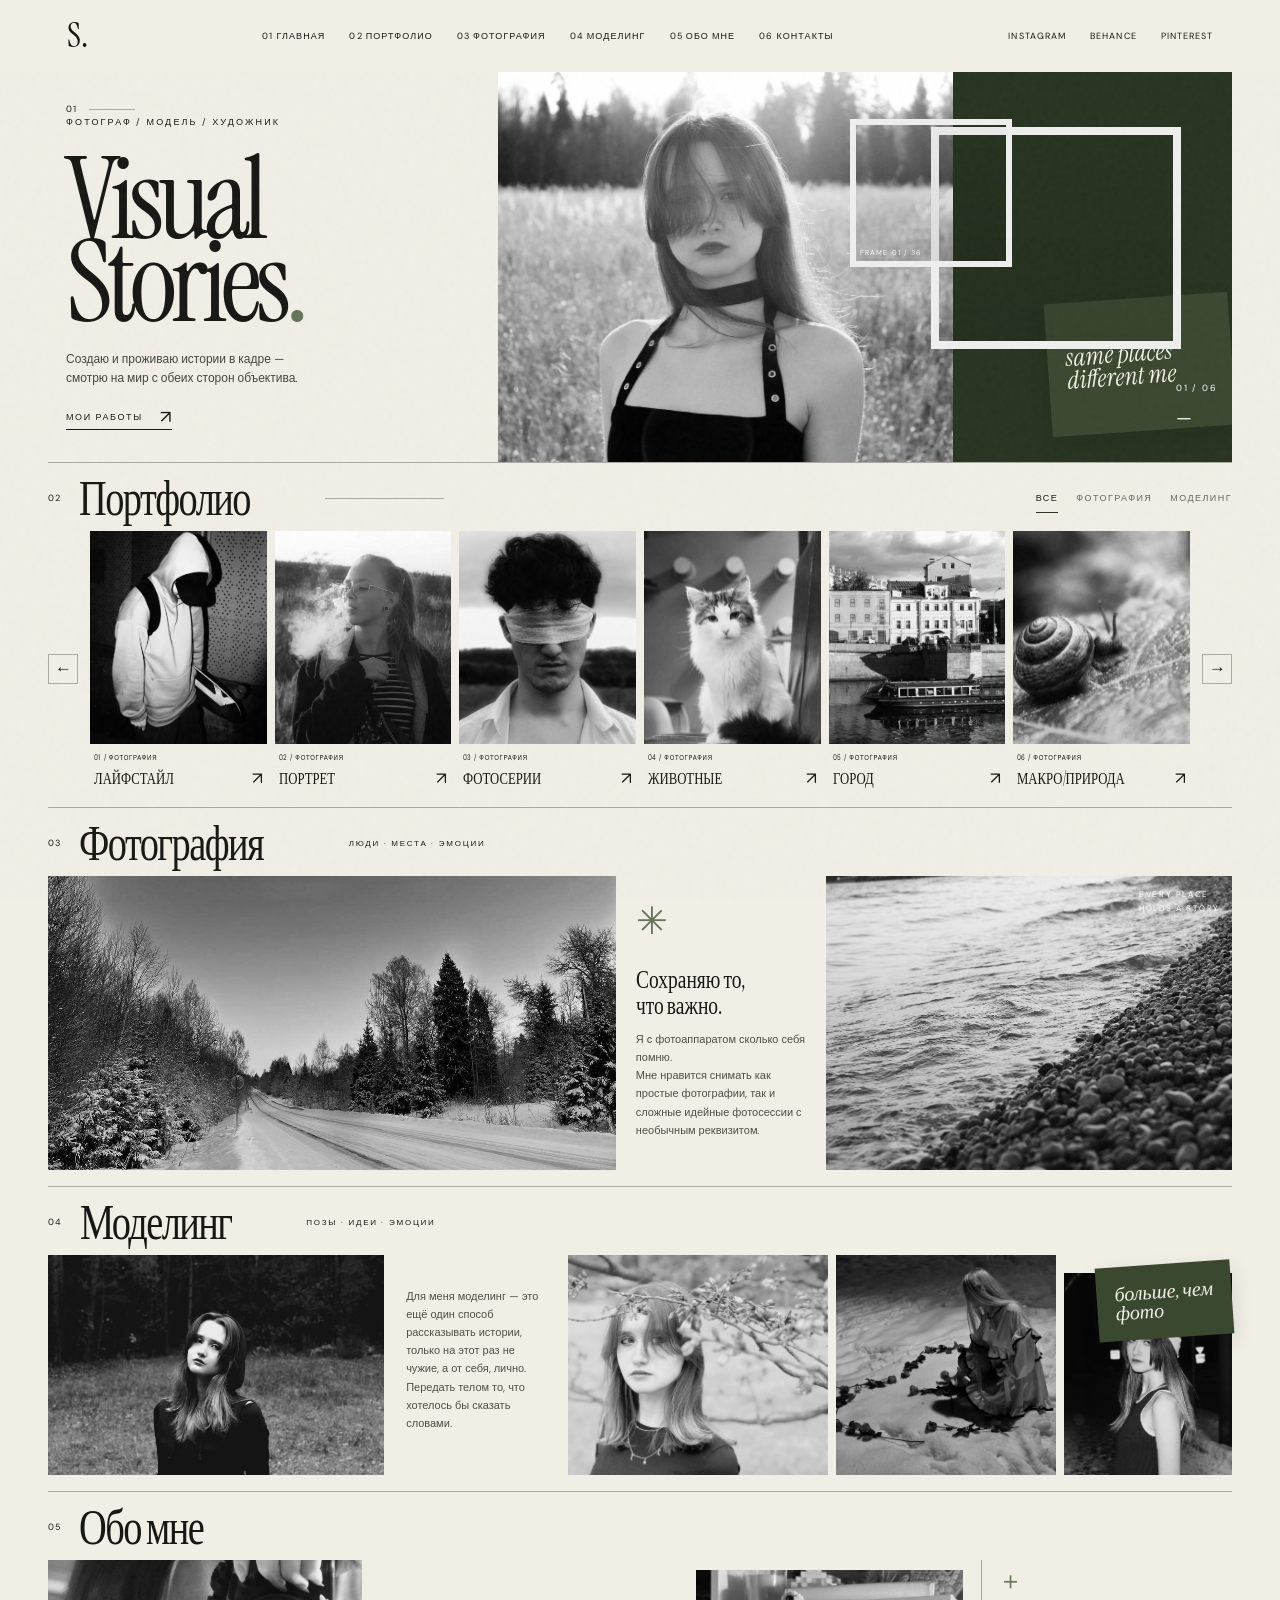
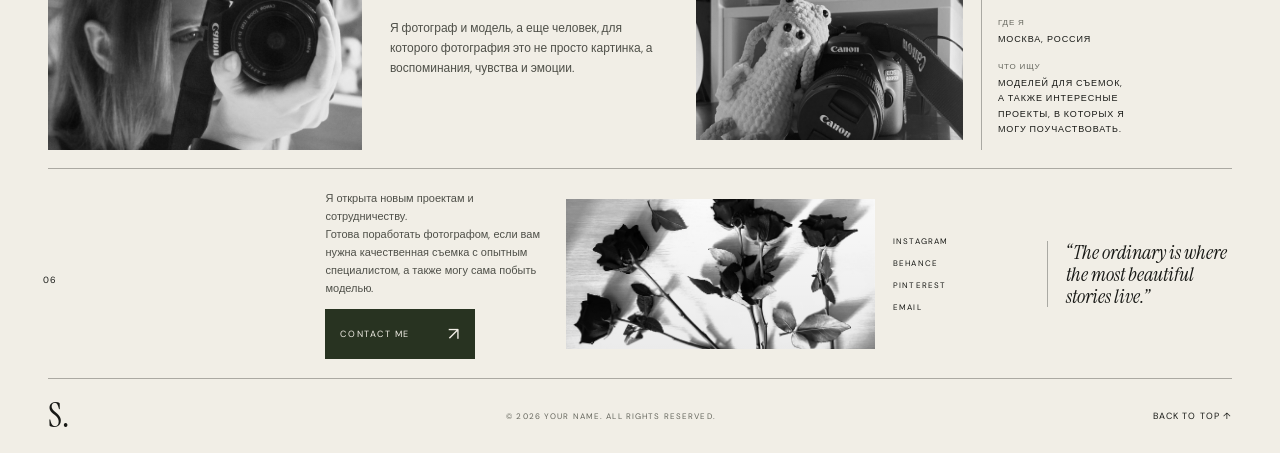
<file: index.html>
<!doctype html>
<html lang="ru">
<head>
  <meta charset="UTF-8">
  <meta name="viewport" content="width=device-width, initial-scale=1.0">
  <meta name="theme-color" content="#20271b">
  <meta name="description" content="Фотограф и модель. Авторские истории в кадре и за его пределами.">
  <title>Visual Stories — Photographer / Model</title>
  <link rel="preconnect" href="https://fonts.googleapis.com">
  <link rel="preconnect" href="https://fonts.gstatic.com" crossorigin>
  <link href="https://fonts.googleapis.com/css2?family=DM+Sans:wght@400;500;600&family=Instrument+Serif:ital@0;1&display=swap" rel="stylesheet">
  <link rel="stylesheet" href="style.css">
</head>
<body>
  <div class="grain" aria-hidden="true"></div>
  <header class="site-header">
    <a class="monogram" href="#home" aria-label="На главную">S.</a>
    <button class="menu-toggle" aria-label="Открыть меню" aria-expanded="false">☰</button>
    <nav class="main-nav" aria-label="Основная навигация">
      <a href="#home">01 Главная </a><a href="#work">02 Портфолио </a><a href="#photography">03 Фотография </a>
      <a href="#modeling">04 Моделинг </a><a href="#about">05 Обо мне </a><a href="#contact">06 Контакты </a>
    </nav>
    <div class="social-top"><a href="#contact">Instagram</a><a href="#contact">Behance</a><a href="#contact">Pinterest</a></div>
  </header>

  <main>
    <section class="hero section-shell" id="home">
      <div class="hero-copy">
        <span class="section-number">01 <i></i></span>
        <p class="eyebrow">Фотограф / Модель / Художник</p>
        <h1>Visual<br>Stories<span class="period">.</span></h1>
        <p class="intro">Создаю и проживаю истории в кадре —<br>смотрю на мир с обеих сторон объектива.</p>
        <a class="text-link" href="#work"> Мои работы <span>↗</span></a>
      </div>
      <div class="hero-collage">
        <div class="hero-main photo" style="--image:url('images/hero.jpg')"></div>        
        <div class="hero-side photo" style="--image:url('https://images.unsplash.com/photo-1508213919302-1e6c7a5c1a9c?auto=format&fit=crop&w=700&q=85')"></div>
        <div class="film-card photo" style="--image:url('https://images.unsplash.com/photo-1470770841072-f978cf4d019e?auto=format&fit=crop&w=500&q=80')"><span>FRAME 01 / 36</span></div>
        <div class="green-paper paper-note">same places<br>different me</div>
        <span class="hero-index">01 / 06<br><span>—</span></span>
      </div>
    </section>

    <section class="work section-shell" id="work">
      <div class="section-heading">
        <span class="section-number">02</span><h2>Портфолио</h2><span class="heading-line"></span>
        <div class="filters" role="group" aria-label="Фильтр проектов">
          <button class="filter active" data-filter="all">Все</button>
          <button class="filter" data-filter="photography">Фотография</button>
<button class="filter" data-filter="modeling">Моделинг</button>
        </div>
      </div>
      <div class="project-carousel">
  <button class="carousel-arrow carousel-prev" aria-label="Предыдущие работы">←</button>

  <div class="project-grid">

<a class="project-card" data-category="photography"
    href="photography/lifestyle.html"
    style="--image:url('images/photography/lifestyle/lifestyle-01.jpg')">
        <span class="project-image"></span>
        <span class="project-meta">
        <small>01 / Фотография</small>
        <strong>Лайфстайл</strong>
    <i>↗</i>
  </span>
</a>

 <a class="project-card" data-category="photography"
            href="photography/portraits.html"
            style="--image:url('images/photography/portraits/portraits-03.jpg')">
                <span class="project-image"></span>
                <span class="project-meta">
                <small>02 / Фотография</small>
                <strong>Портрет</strong>
            <i>↗</i>
        </span>
    </a>
        
<a class="project-card" data-category="photography"
            href="photography/series.html"
            style="--image:url('images/photography/series/series-12/series-10.jpg')">
                <span class="project-image"></span>
                <span class="project-meta">
                <small>03 / Фотография</small>
                <strong>Фотосерии</strong>
            <i>↗</i>
    </span>
</a>

<a class="project-card" data-category="photography"
            href="photography/animals.html"
            style="--image:url('images/photography/animals/animals-09.jpg')">
                <span class="project-image"></span>
                <span class="project-meta">
                <small>04 / Фотография</small>
                <strong>Животные</strong>
            <i>↗</i>
    </span>
</a>

<a class="project-card" data-category="photography"
            href="photography/city.html"
            style="--image:url('images/photography/city/city-06.jpg')">
                <span class="project-image"></span>
                <span class="project-meta">
                <small>05 / Фотография</small>
                <strong>Город</strong>
            <i>↗</i>
    </span>
</a>

<a class="project-card" data-category="photography"
            href="photography/macro-nature.html"
            style="--image:url('images/photography/macro-nature/macro-nature-01.jpg')">
                <span class="project-image"></span>
                <span class="project-meta">
                <small>06 / Фотография</small>
                <strong>Макро/природа</strong>
            <i>↗</i>
    </span>
</a>

<a class="project-card" data-category="photography"
            href="photography/landscapes.html"
            style="--image:url('images/photography/landscapes/landscapes-02.jpg')">
                <span class="project-image"></span>
                <span class="project-meta">
                <small>07 / Фотография</small>
                <strong>Пейзажи</strong>
            <i>↗</i>
    </span>
</a>

<a class="project-card" data-category="modeling"
   href="modeling/series-01/index.html"
   style="--image:url('images/modeling/series-01/series-01-5.jpg')">
  <span class="project-image"></span>
  <span class="project-meta">
    <small>08 / Моделинг</small>
    <strong>Отпечатки</strong>
    <i>↗</i>
  </span>
</a>

<a class="project-card" data-category="modeling"
   href="modeling/series-02/index.html"
   style="--image:url('images/modeling/series-02/series-02-1.jpg')">
  <span class="project-image"></span>
  <span class="project-meta">
    <small>09 / Моделинг</small>
    <strong>Свидетели</strong>
    <i>↗</i>
  </span>
</a>

<a class="project-card" data-category="modeling"
   href="modeling/series-03/index.html"
   style="--image:url('images/modeling/series-03/series-03-3.jpg')">
  <span class="project-image"></span>
  <span class="project-meta">
    <small>10 / Моделинг</small>
    <strong>Lost myself</strong>
    <i>↗</i>
  </span>
</a>

<a class="project-card" data-category="modeling"
   href="modeling/series-04/index.html"
   style="--image:url('images/modeling/series-04/series-04-4.jpg')">
  <span class="project-image"></span>
  <span class="project-meta">
    <small>11 / Моделинг</small>
    <strong>ОНА</strong>
    <i>↗</i>
  </span>
</a>

<a class="project-card" data-category="modeling"
   href="modeling/series-05/index.html"
   style="--image:url('images/modeling/series-05/series-05-10.jpg')">
  <span class="project-image"></span>
  <span class="project-meta">
    <small>12 / Моделинг</small>
    <strong>Осень</strong>
    <i>↗</i>
  </span>
</a>

  </div>

  <button class="carousel-arrow carousel-next" aria-label="Следующие работы">→</button>
</div>
</section>

    <section class="feature section-shell" id="photography">
      <div class="section-heading"><span class="section-number">03</span><h2>Фотография</h2><span class="micro-label">Люди · Места · Эмоции</span></div>
      <div class="photo-feature">
        <div class="landscape-photo photo" style="--image:url('images/photography/landscapes/landscapes-03.jpg')"></div>
        <div class="feature-note">
          <div class="botanical">✳</div><h3>Сохраняю то,<br>что важно.</h3>
          <p>Я с фотоаппаратом сколько себя помню.<br>Мне нравится снимать как простые фотографии, так и сложные идейные фотосессии с необычным реквизитом.</p>
        </div>
        <div class="water-photo photo" style="--image:url('images/photography/landscapes/landscapes-07.jpg')"><span class="image-caption">EVERY PLACE<br>HOLDS A STORY</span></div>
      </div>

    </section>

    <section class="feature modeling section-shell" id="modeling">
      <div class="section-heading"><span class="section-number">04</span><h2>Моделинг</h2><span class="micro-label">Позы · Идеи · Эмоции</span></div>
      <div class="model-feature">
<div class="model-close photo" style="background-image:url('images/modeling.jpg')"></div>        
<div class="model-copy"><p>Для меня моделинг — это ещё один способ рассказывать истории, только на этот раз не чужие, а от себя, лично. Передать телом то, что хотелось бы сказать словами.</p>
    </div>
        <div class="model-tall photo" style="--image:url('images/modeling-3.jpg')"></div>
        <div class="model-blur photo" style="--image:url('images/modeling-4.jpg')"></div>
        <div class="model-strip photo" style="--image:url('images/modeling-5.jpg')"></div>
        <div class="green-paper model-note">больше, чем<br>фото</div>
      </div>
    </section>

    <section class="about section-shell" id="about">
      <div class="section-heading"><span class="section-number">05</span><h2>Обо мне</h2></div>
      <div class="about-grid">
        <div class="about-image photo" style="--image:url('images/about.jpg')"></div>
        <div class="about-copy"><p>Я фотограф и модель, а еще человек, для которого фотография это не просто картинка, а воспоминания, чувства и эмоции.</p>
            </div>
        <div class="about-landscape photo" style="--image:url('images/about-2.jpg')"></div>
        <aside class="about-details"><span class="cross">＋</span><p><small>Где я</small>Москва, Россия</p><p><small>Что ищу</small>Моделей для съемок,<br>а также интересные<br>проекты, в которых я<br>могу поучаствовать.</p></aside>
      </div>
    </section>

    <section class="contact section-shell" id="contact">
      <div class="contact-title"><span class="section-number">06</span></div>
      <div class="contact-copy"><p>Я открыта новым проектам и сотрудничеству.<br>Готова поработать фотографом, если вам нужна качественная съемка с опытным специалистом, а также могу сама побыть моделью.</p><a class="contact-button" href="mailto:hello@example.com">Contact me <span>↗</span></a></div>
      <div class="contact-image photo" style="--image:url('images/contacts.jpg')"></div>
      <div class="contact-links"><a href="#" aria-label="Instagram">Instagram</a><a href="#" aria-label="Behance">Behance</a><a href="#" aria-label="Pinterest">Pinterest</a><a href="mailto:hello@example.com">Email</a></div>
      <blockquote>“The ordinary is where<br>the most beautiful<br>stories live.”</blockquote>
    </section>
  </main>

  <footer class="site-footer"><a class="monogram" href="#home">S.</a><span>© <span id="year"></span> YOUR NAME. ALL RIGHTS RESERVED.</span><a href="#home">Back to top ↑</a></footer>

  <dialog class="project-dialog" aria-label="Информация о проекте">
    <button class="dialog-close" aria-label="Закрыть">×</button>
    <div class="dialog-image photo"></div><div class="dialog-copy"><p class="eyebrow">Selected project</p><h2></h2><p></p><a class="text-link" href="#contact">Discuss a project <span>↗</span></a></div>
  </dialog>
  <script src="script.js"></script>
</body>
</html>
</file>
<file: style.css>
@import url('https://fonts.googleapis.com/css2?family=DM+Sans:wght@400;500;600&family=Instrument+Serif:ital@0;1&family=PT+Serif:wght@400;700&display=swap');:root{--paper:#f1eee6;--paper-deep:#e2dfd5;--ink:#171815;--muted:#65665d;--green:#283321;--green-2:#3b4830;--green-light:#66745a;--line:rgba(23,24,21,.32);--serif:"Instrument Serif",Georgia,serif;--sans:"DM Sans",Arial,sans-serif}
*{box-sizing:border-box}
html{scroll-behavior:smooth;scroll-padding-top:76px}
body{margin:0;background:var(--paper);color:var(--ink);font-family:var(--sans);font-size:14px;overflow-x:hidden}
.grain{position:fixed;inset:0;pointer-events:none;z-index:20;opacity:.09;background-image:url("data:image/svg+xml,%3Csvg viewBox='0 0 180 180' xmlns='http://www.w3.org/2000/svg'%3E%3Cfilter id='n'%3E%3CfeTurbulence type='fractalNoise' baseFrequency='.9' numOctaves='3' stitchTiles='stitch'/%3E%3C/filter%3E%3Crect width='100%25' height='100%25' filter='url(%23n)' opacity='.35'/%3E%3C/svg%3E")}
.site-header{height:72px;display:flex;align-items:center;gap:34px;padding:0 5.2%;position:relative;z-index:30;background:var(--paper)}
.monogram{font-family:var(--serif);font-size:34px;text-decoration:none;color:var(--ink);line-height:1}
.main-nav,.social-top{display:flex;align-items:center;gap:24px}
.main-nav{margin:auto}
.main-nav a,.social-top a,.site-footer a:not(.monogram){font-size:9px;letter-spacing:.12em;text-transform:uppercase;text-decoration:none;color:var(--ink);white-space:nowrap}
.main-nav a:hover,.social-top a:hover,.site-footer a:hover{color:var(--green-light)}
.menu-toggle{display:none}
.section-shell{margin:0 auto;width:calc(100% - 7.5%);max-width:1600px;border-bottom:1px solid var(--line);position:relative}
.hero{min-height:390px;display:grid;grid-template-columns:38% 62%;overflow:hidden}
.hero-copy{padding:26px 0 28px 4%;position:relative;z-index:2}
.section-number{font-size:9px;letter-spacing:.12em;display:inline-flex;align-items:center;gap:12px}
.section-number i{display:inline-block;width:46px;height:1px;background:var(--line)}h1,h2,h3,p{margin-top:0}
.hero h1{font:clamp(76px,9vw,142px)/.72 var(--serif);letter-spacing:-.055em;margin:30px 0 26px}
.period{color:var(--green-light)}
.eyebrow{font-size:9px;text-transform:uppercase;letter-spacing:.24em}
.intro{font-size:12px;line-height:1.6;color:#45463f;margin:25px 0 18px}
.text-link{display:inline-flex;gap:17px;align-items:center;color:var(--ink);text-decoration:none;text-transform:uppercase;letter-spacing:.18em;font-size:9px;border-bottom:1px solid var(--ink);padding:0 0 6px}
.text-link span{font-size:18px;line-height:10px}
.text-link:hover{color:var(--green-light);border-color:var(--green-light)}
.hero-collage{position:relative;min-height:390px;background:var(--green);overflow:hidden}
.photo{background-image:linear-gradient(0deg,rgba(0,0,0,.08),rgba(0,0,0,.02)),var(--image);background-position:center;background-size:cover;filter:grayscale(100%);position:relative}
.hero-main{position:absolute;left:0;top:0;width:62%;height:100%;filter:grayscale(100%) contrast(1.05)}
.hero-side{position:absolute;right:7%;top:14%;width:34%;height:57%;border:8px solid var(--paper);z-index:2}
.film-card{position:absolute;left:48%;top:12%;width:22%;height:38%;border:6px solid var(--paper);z-index:3}
.film-card span{position:absolute;bottom:4px;left:4px;color:#fff;font-size:7px;letter-spacing:.15em}
.green-paper{background:var(--green-2);color:#f3f0e7;position:absolute;padding:18px;font:italic 25px/.95 var(--serif);transform:rotate(-4deg);box-shadow:0 8px 20px #10140d22}
.paper-note{right:0;bottom:8%;width:25%;height:34%;display:flex;align-items:center}
.hero-index{position:absolute;right:2%;bottom:6%;color:#fff;font-size:9px;letter-spacing:.2em;line-height:2.2;z-index:4}
.hero-index span{font-size:18px}
.section-heading{display:flex;align-items:center;gap:18px;padding:12px 0 10px}
.section-heading h2,.contact h2{
  font:clamp(36px,4vw,58px)/.9 var(--serif);
  letter-spacing:-.04em;
  margin:0;
}
.section-heading h2 {
  transform: scaleX(0.75);
  transform-origin: left center;
}
.heading-line{height:1px;background:var(--line);width:10%;flex-shrink:0}
.filters{display:flex;gap:18px;margin-left:auto;align-items:center}
.filter{border:0;background:none;font:9px var(--sans);text-transform:uppercase;letter-spacing:.16em;padding:8px 0;cursor:pointer;color:var(--muted);white-space:nowrap}
.filter.active,.filter:hover{color:var(--ink);border-bottom:1px solid var(--green)}
.project-carousel {
  position: relative;
  display: flex;
  align-items: center;
  gap: 12px;
}

.project-grid {
  display: grid;
  grid-auto-flow: column;
  grid-auto-columns: calc((100% - 40px) / 6);
  grid-template-columns: none;
  gap: 8px;
  padding: 0 0 18px;
  overflow-x: auto;
  scroll-behavior: smooth;
  scrollbar-width: none;
  flex: 1;
}

.project-grid::-webkit-scrollbar {
  display: none;
}

.carousel-arrow {
  flex-shrink: 0;
  width: 30px;
  height: 30px;
  border: 1px solid var(--line);
  background: transparent;
  color: var(--ink);
  font-size: 17px;
  cursor: pointer;
  transition: background .25s, color .25s;
}

.carousel-arrow:hover {
  background: var(--green);
  color: var(--paper);
}
.project-card {
  padding: 0;
  border: 0;
  background: none;
  color: var(--ink);
  text-align: left;
  cursor: pointer;
  min-width: 0;
  text-decoration: none;
}
.project-image{display:block;aspect-ratio:.83;background-image:linear-gradient(0deg,#00000018,#00000000),var(--image);background-position:center;background-size:cover;filter:grayscale(100%);transition:filter .35s,transform .35s;transform-origin:center}
.project-card:hover 
.project-image{filter:grayscale(45%);transform:translateY(-3px)}
.project-meta{position:relative;display:grid;grid-template-columns:1fr auto;gap:5px;padding:8px 4px 0}
.project-meta small {
  font-size: 8px;
  letter-spacing: .12em;
  text-transform: uppercase;
  grid-column: 1/-1;
  transform: scaleX(0.75);
  transform-origin: left center;
}

.project-meta strong {
  font: 17px var(--serif);
  text-transform: uppercase;
  font-weight: 400;
  transform: scaleX(0.75);
  transform-origin: left center;
}
.project-meta i{font-style:normal;font-size:17px}
.feature .section-heading{gap:18px}
.micro-label{font-size:8px;letter-spacing:.22em;text-transform:uppercase;margin-left:6px}
.photo-feature{display:grid;grid-template-columns:1.4fr .46fr 1fr;gap:12px;padding:0 0 16px;min-height:250px}
.landscape-photo,.water-photo{min-height:250px}
.feature-note{background:var(--paper);padding:20px 8px;position:relative;z-index:2}
.botanical{font-size:38px;color:var(--green-light);height:70px}
.feature-note h3 {
  font: 26px/1 var(--serif);
  margin-bottom: 12px;
  transform: scaleX(0.75);
  transform-origin: left center;
}
.feature-note p,.model-copy p,.about-copy p,.contact-copy p{font-size:11px;line-height:1.65;color:#4f5049}
.feature-note .text-link{font-size:8px;letter-spacing:.12em}
.water-photo{background-position:center}.image-caption{position:absolute;right:12px;top:12px;color:#fff;font-size:8px;letter-spacing:.2em;line-height:1.7}.model-feature{display:grid;grid-template-columns:1.1fr .55fr .85fr .72fr .55fr;gap:8px;min-height:220px;padding:0 0 16px;position:relative}
.model-close,.model-tall,.model-blur,.model-strip{min-height:220px}.model-copy{align-self:center;padding:14px}.model-copy .text-link{font-size:8px}.model-tall{margin-top:0}.model-blur{filter:grayscale(100%) blur(.3px)}.model-strip{min-height:170px;margin-top:18px}.model-note{right:0;top:4%;font-size:20px}.about-grid{display:grid;grid-template-columns:1fr .95fr .85fr .8fr;gap:18px;align-items:center;padding:0 0 18px}.about-image{height:190px}.about-copy{padding:10px}.about-copy p{font-size:12px}.outline-link{display:inline-flex;gap:16px;align-items:center;border:1px solid var(--ink);padding:11px 14px;text-decoration:none;color:var(--ink);font-size:9px;letter-spacing:.12em;text-transform:uppercase}.outline-link:hover{background:var(--green);color:var(--paper);border-color:var(--green)}.about-landscape{height:170px}.about-details{padding-left:16px;border-left:1px solid var(--line);font-size:9px;text-transform:uppercase;letter-spacing:.1em;line-height:1.7}.about-details p{margin:0 0 13px}.about-details small{display:block;font-size:8px;color:var(--muted);margin-bottom:2px}.cross{font-size:25px;color:var(--green-light);display:block;margin-bottom:14px}.contact{display:grid;grid-template-columns:1.05fr .9fr 1.25fr .55fr .75fr;gap:18px;align-items:center;padding:18px 0;min-height:210px}.contact-title{position:relative;padding-left:4%}.contact-title .section-number{position:absolute;left:0;top:0;transform:translateX(-5px)}.contact h2{font-size:clamp(35px,4vw,56px)}.contact-copy p{font-size:11px}.contact-button{display:inline-flex;align-items:center;justify-content:space-between;gap:22px;background:var(--green);color:var(--paper);padding:13px 15px;text-decoration:none;text-transform:uppercase;font-size:9px;letter-spacing:.17em;min-width:150px}.contact-button:hover{background:var(--green-light)}.contact-button span{font-size:18px}.contact-image{height:150px}.contact-links{display:flex;flex-direction:column;gap:12px}.contact-links a{font-size:8px;text-transform:uppercase;letter-spacing:.15em;text-decoration:none;color:var(--ink)}.contact-links a:hover{color:var(--green-light)}blockquote{font:italic 20px/1.1 var(--serif);margin:0;border-left:1px solid var(--line);padding-left:18px}.site-footer{width:calc(100% - 7.5%);max-width:1600px;margin:auto;display:flex;align-items:center;justify-content:space-between;padding:20px 0}.site-footer span{font-size:8px;letter-spacing:.14em;color:var(--muted)}.project-dialog{border:0;padding:0;width:min(780px,90vw);max-width:none;background:var(--paper);color:var(--ink);box-shadow:0 25px 100px #0005}.project-dialog::backdrop{background:#111b}.dialog-image{height:min(48vh,420px);background-image:var(--dialog-image);filter:grayscale(100%)}.dialog-copy{padding:26px}.dialog-copy h2{font:48px var(--serif);margin:8px 0}.dialog-copy>p:not(.eyebrow){color:var(--muted);line-height:1.6}.dialog-close{position:absolute;right:12px;top:10px;z-index:2;border:0;background:var(--paper);width:36px;height:36px;border-radius:50%;font-size:25px;cursor:pointer}
@media(min-width:1500px){.hero{min-height:480px}.hero-collage{min-height:480px}.project-image{aspect-ratio:.95}.photo-feature{min-height:330px}.landscape-photo,.water-photo{min-height:330px}
.model-feature,.model-close,.model-tall,.model-blur{min-height:280px}.about-image{height:240px}.about-landscape{height:220px}}
@media(max-width:1000px){.site-header{gap:18px;padding:0 4%}.main-nav{gap:12px}.main-nav a,.social-top a{font-size:8px}.social-top{gap:12px}.section-shell{width:92%}.hero{grid-template-columns:42% 58%}.hero h1{font-size:clamp(65px,9vw,105px)}.filters{gap:10px}.filter{font-size:8px}
.project-grid {
  grid-auto-columns: calc((100% - 16px) / 3);
  grid-template-columns: none;
  grid-auto-flow: column;
  row-gap: 18px;
}.project-image{aspect-ratio:1.05}.photo-feature{grid-template-columns:1.2fr .65fr 1fr}.model-feature{grid-template-columns:1fr .75fr 1fr}.model-blur{display:none}.about-grid{grid-template-columns:1fr 1fr}.about-image,.about-landscape{height:220px}.about-details{border-left:0;border-top:1px solid var(--line);padding:16px 0 0;display:grid;grid-template-columns:repeat(3,1fr);gap:12px}.cross{display:none}.contact{grid-template-columns:1fr 1fr 1.1fr}.contact-links{grid-column:2;flex-direction:row;flex-wrap:wrap}.contact blockquote{grid-column:3;grid-row:2}.contact-image{grid-row:1/3;height:180px}}
@media(max-width:680px){html{scroll-padding-top:62px}.site-header{height:62px;padding:0 5%;justify-content:space-between}.menu-toggle{display:block;border:0;background:none;font-size:20px;color:var(--ink);cursor:pointer}
.main-nav{display:none;position:absolute;top:62px;left:0;right:0;background:var(--paper);padding:20px 6%;flex-direction:column;align-items:flex-start;gap:20px;border-bottom:1px solid var(--line)}
.main-nav.open{display:flex}.main-nav a{font-size:11px}.social-top{display:none}.section-shell{width:90%}
.hero{display:flex;flex-direction:column}.hero-copy{padding:26px 0 30px 2%}.hero h1{font-size:clamp(76px,20vw,120px);margin:25px 0 20px}.intro{font-size:12px}
.hero-collage{min-height:300px}.hero-main{width:70%}.hero-side{right:5%;width:37%;height:55%}
.film-card{left:52%;width:23%;height:39%}.paper-note{width:27%;font-size:19px}
.section-heading {
  display: flex;
  flex-wrap: wrap;
  align-items: center;
  gap: 10px;
  padding: 18px 0 12px;
}

.section-heading h2 {
  font-size: 42px;
}

.project-grid {
  grid-auto-columns: 75%;
  grid-template-columns: none;
  grid-auto-flow: column;
  gap: 16px 9px;
}

.heading-line {
  display: none;
}

.filters {
  order: 3;
  display: flex;
  flex-wrap: nowrap;
  width: 100%;
  overflow-x: auto;
  overflow-y: hidden;
  margin: 0;
  gap: 20px;
  padding: 8px 0 12px;
  scrollbar-width: none;
  -webkit-overflow-scrolling: touch;
}

.filters::-webkit-scrollbar {
  display: none;
}

.filter {
  flex: 0 0 auto;
  font-size: 9px;
  white-space: nowrap;
  padding: 8px 0;
}
.feature-note{padding:10px 5px}.botanical{height:38px;font-size:28px}.feature-note h3{font-size:23px}.feature-note p{font-size:10px}
.water-photo{min-height:250px}.model-feature{grid-template-columns:1fr 1fr;gap:8px}
.model-copy{padding:10px 3px}.model-tall{min-height:240px}.model-strip{display:none}.model-note{right:0;top:52%;font-size:17px}.about-grid{grid-template-columns:1fr 1fr;gap:12px}.about-image{height:210px}.about-copy{padding:4px}.about-copy p{font-size:11px}.about-landscape{height:180px}.about-details{grid-column:1/-1;grid-template-columns:1fr 1fr}.about-details p:last-child{grid-column:1/-1}.contact{grid-template-columns:1fr 1fr;gap:16px;padding:22px 0}.contact-title{padding-left:0}.contact-title .section-number{position:static;transform:none;margin-bottom:14px}.contact h2{font-size:44px}.contact-copy{align-self:center}.contact-image{grid-column:1/-1;grid-row:auto;height:180px}.contact-links{grid-column:1;flex-direction:column;gap:10px}.contact blockquote{grid-column:2;grid-row:auto;font-size:19px}.site-footer{width:90%;gap:14px}.site-footer span{font-size:7px;text-align:center}.site-footer a:not(.monogram){font-size:7px;white-space:nowrap}}
@media(prefers-reduced-motion:reduce){html{scroll-behavior:auto}*,*::before,*::after{transition:none!important}}


/* Ссылка на категорию City */
.category-shortcut {
  margin: 12px 0 24px;
}

.category-link {
  display: grid;
  grid-template-columns: 1fr auto;
  align-items: center;
  gap: 10px 20px;
  padding: 22px 26px;
  background: #283321;
  color: #f1eee6;
  text-decoration: none;
  transition: background .25s ease;
}

.category-link:hover {
  background: #3b4830;
}

.category-number {
  font-size: 9px;
  letter-spacing: .16em;
}

.category-name {
  grid-column: 1;
  font: clamp(38px, 5vw, 62px)/.95 "Instrument Serif", Georgia, serif;
  transform: scaleX(0.85);
  transform-origin: left center;
}

.category-period {
  color: #9ba88b;
}

.category-action {
  grid-column: 2;
  grid-row: 1 / 3;
  font-size: 9px;
  letter-spacing: .12em;
  text-transform: uppercase;
}

@media (max-width: 600px) {
  .category-link {
    padding: 18px;
  }

  .category-action {
    font-size: 8px;
  }
}
</file>
